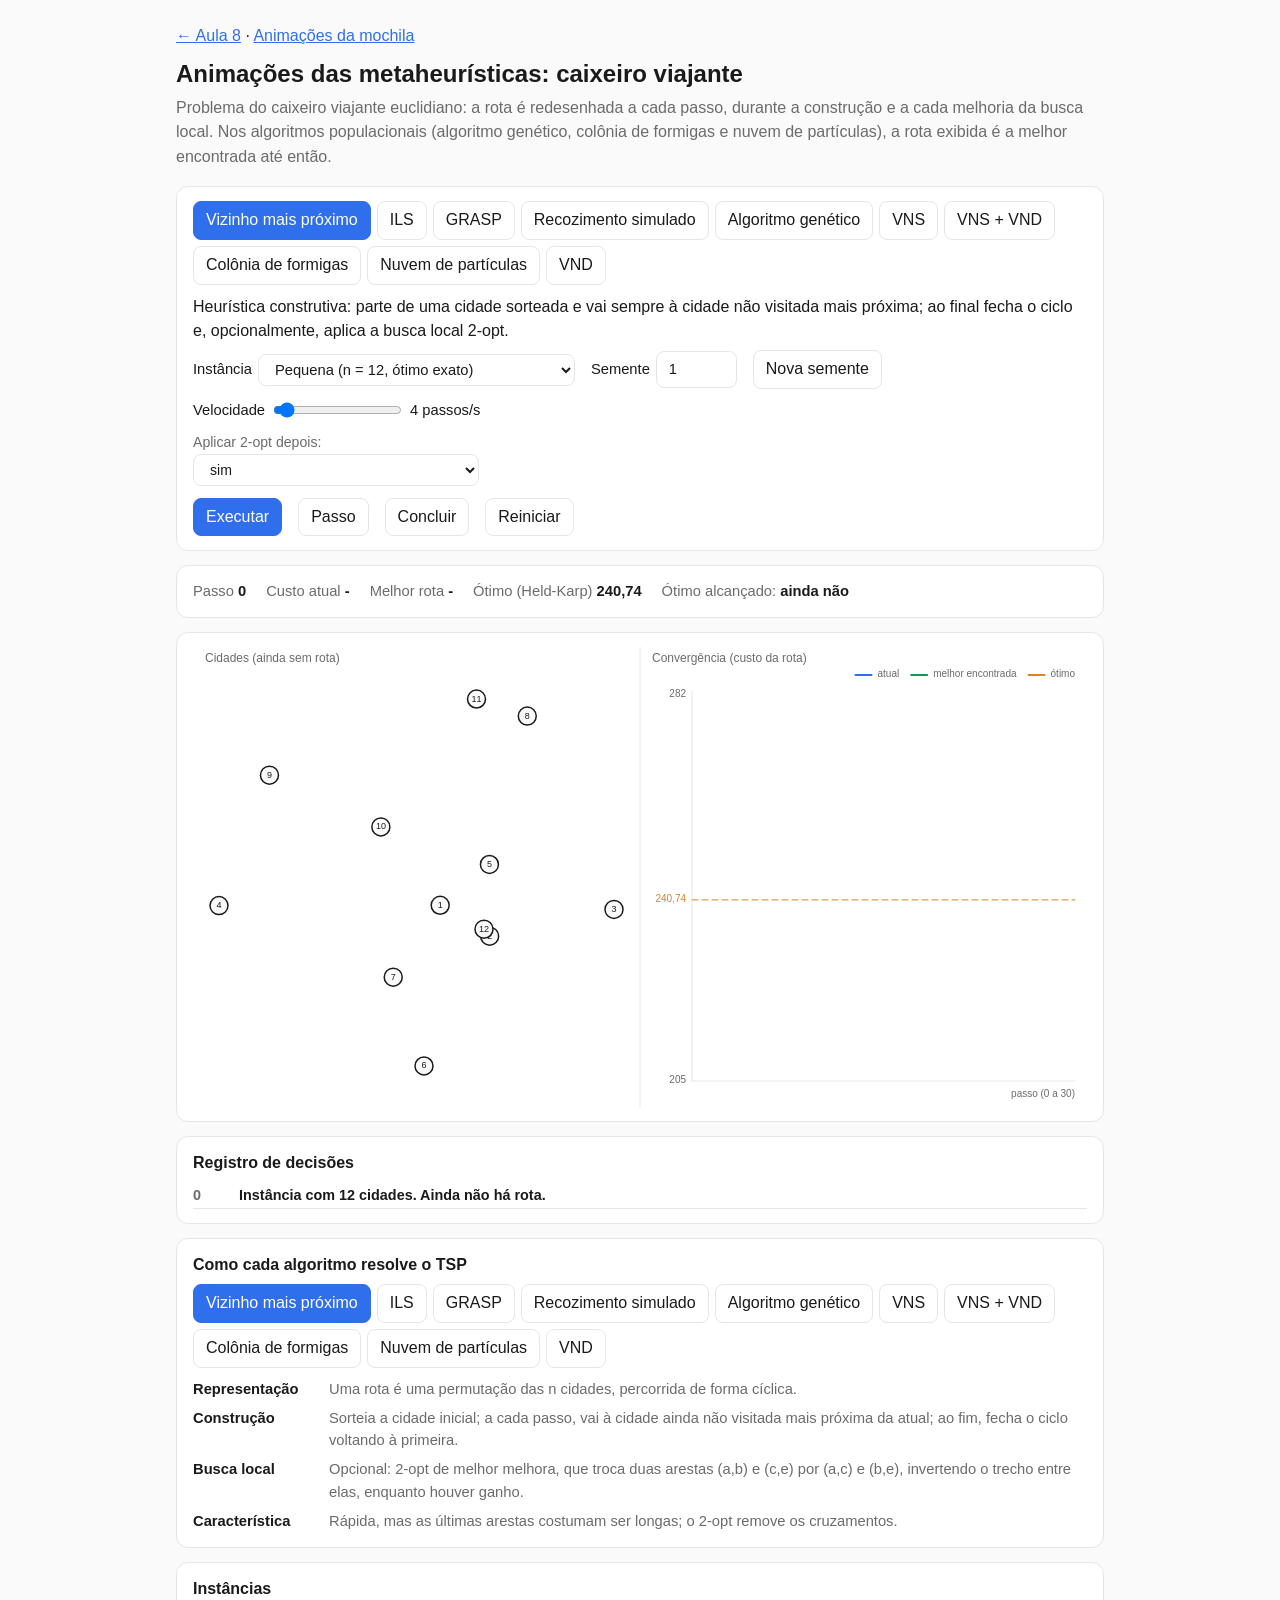
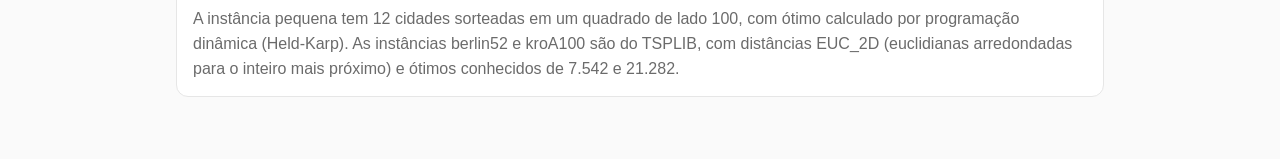
<file: content/aulas/08-metaheuristicas/animacoes-tsp/index.html>
<!doctype html>
<html lang="pt-BR">
<head>
<meta charset="utf-8">
<meta name="viewport" content="width=device-width, initial-scale=1">
<title>Animações das metaheurísticas (TSP) — Aula 8</title>
<style>
  :root {
    --bg:#fafafa; --surface:#ffffff; --text:#1a1a1a; --muted:#6b6b6b;
    --border:#e6e6e6; --accent:#2f6feb; --accent-soft:#eaf1fd;
    --good:#1a9850; --warn:#d9822b; --bad:#d73027;
    --radius:12px; --max-width:960px;
  }
  @media (prefers-color-scheme: dark) {
    :root {
      --bg:#121212; --surface:#1a1a1a; --text:#f0f0f0; --muted:#a0a0a0;
      --border:#2c2c2c; --accent:#6fa1f7; --accent-soft:#1c2a42;
      --good:#5ac18e; --warn:#f0a35e; --bad:#f06a5f;
    }
  }
  * { box-sizing: border-box; }
  body {
    margin:0; background:var(--bg); color:var(--text);
    font-family:-apple-system,BlinkMacSystemFont,"Segoe UI",Roboto,Helvetica,Arial,sans-serif;
    line-height:1.55;
  }
  main { max-width:var(--max-width); margin:0 auto; padding:24px 16px 48px; }
  a { color:var(--accent); }
  h1 { font-size:1.5rem; margin:.4rem 0 .2rem; }
  .lead { color:var(--muted); margin:0 0 1rem; }
  .card {
    background:var(--surface); border:1px solid var(--border);
    border-radius:var(--radius); padding:14px 16px; margin-bottom:14px;
  }
  .tabs { display:flex; flex-wrap:wrap; gap:6px; margin-bottom:10px; }
  button, select, input[type=number] {
    font:inherit; color:var(--text); background:var(--surface);
    border:1px solid var(--border); border-radius:8px; padding:6px 12px;
  }
  button { cursor:pointer; }
  button:hover { border-color:var(--accent); }
  button.tab[aria-selected=true] { background:var(--accent); color:#fff; border-color:var(--accent); }
  button.primary { background:var(--accent); color:#fff; border-color:var(--accent); }
  .desc { margin:0 0 6px; }
  .row { display:flex; flex-wrap:wrap; gap:10px 16px; align-items:center; }
  .row label { display:flex; align-items:center; gap:6px; font-size:.92rem; }
  .params { display:grid; grid-template-columns:repeat(auto-fill,minmax(230px,1fr)); gap:8px 18px; margin-top:10px; }
  .params label { display:flex; flex-direction:column; font-size:.88rem; color:var(--muted); }
  .params input[type=range] { width:100%; }
  .params output { color:var(--text); font-variant-numeric:tabular-nums; }
  .stats { display:flex; flex-wrap:wrap; gap:4px 20px; font-size:.92rem; font-variant-numeric:tabular-nums; }
  .stats b { color:var(--text); }
  .stats span { color:var(--muted); }
  .stats span.hit, .stats span.hit b { color:var(--good); }
  #holder { width:100%; }
  #holder canvas { display:block; }
  #log { max-height:200px; overflow:auto; margin:0; padding-left:0; list-style:none; font-size:.9rem; }
  #log li { padding:2px 0; border-bottom:1px solid var(--border); }
  #log li:first-child { font-weight:600; }
  #log .n { color:var(--muted); display:inline-block; min-width:3.2em; font-variant-numeric:tabular-nums; }
  .table { width:100%; border-collapse:collapse; font-size:.9rem; font-variant-numeric:tabular-nums; }
  .table th, .table td { text-align:right; padding:2px 8px; border-bottom:1px solid var(--border); }
  dl.exp { margin:0; display:grid; grid-template-columns:minmax(120px,max-content) 1fr; gap:6px 16px; font-size:.92rem; }
  dl.exp dt { font-weight:600; }
  dl.exp dd { margin:0; color:var(--muted); }
  @media (max-width:560px) { dl.exp { grid-template-columns:1fr; gap:0; } dl.exp dd { margin-bottom:8px; } }
  noscript { color:var(--bad); }
</style>
</head>
<body>
<main>
  <a href="../index.html">&larr; Aula 8</a> · <a href="../animacoes/index.html">Animações da mochila</a>
  <h1>Animações das metaheurísticas: caixeiro viajante</h1>
  <p class="lead">Problema do caixeiro viajante euclidiano: a rota é redesenhada a cada passo, durante a construção e a cada melhoria da busca local. Nos algoritmos populacionais (algoritmo genético, colônia de formigas e nuvem de partículas), a rota exibida é a melhor encontrada até então.</p>
  <noscript><p>Esta página requer JavaScript.</p></noscript>

  <section class="card">
    <div class="tabs" id="tabs" role="tablist"></div>
    <p class="desc" id="desc"></p>
    <div class="row">
      <label>Instância
        <select id="inst"></select>
      </label>
      <label>Semente
        <input type="number" id="seed" value="1" min="0" step="1" style="width:5.5em">
      </label>
      <button id="newseed" title="Sorteia uma nova semente">Nova semente</button>
      <label>Velocidade
        <input type="range" id="speed" min="1" max="60" value="4">
        <output id="speedout">4 passos/s</output>
      </label>
    </div>
    <div class="params" id="params"></div>
    <div class="row" style="margin-top:12px">
      <button class="primary" id="play">Executar</button>
      <button id="step">Passo</button>
      <button id="finish">Concluir</button>
      <button id="reset">Reiniciar</button>
    </div>
  </section>

  <section class="card">
    <div class="stats" id="stats"></div>
  </section>

  <section class="card"><div id="holder"></div></section>

  <section class="card">
    <h2 style="font-size:1rem;margin:0 0 6px">Registro de decisões</h2>
    <ol id="log"></ol>
  </section>

  <section class="card">
    <h2 style="font-size:1rem;margin:0 0 6px">Como cada algoritmo resolve o TSP</h2>
    <div class="tabs" id="exp-tabs" role="tablist"></div>
    <div id="exp-body"></div>
  </section>

  <section class="card">
    <h2 style="font-size:1rem;margin:0 0 6px">Instâncias</h2>
    <p style="margin:0;color:var(--muted)">A instância pequena tem 12 cidades sorteadas em um quadrado de lado 100, com ótimo calculado por programação dinâmica (Held-Karp). As instâncias berlin52 e kroA100 são do TSPLIB, com distâncias EUC_2D (euclidianas arredondadas para o inteiro mais próximo) e ótimos conhecidos de 7.542 e 21.282.</p>
  </section>
</main>
<script src="../animacoes/p5.min.js"></script>
<script src="tsp.js"></script>
</body>
</html>
</file>
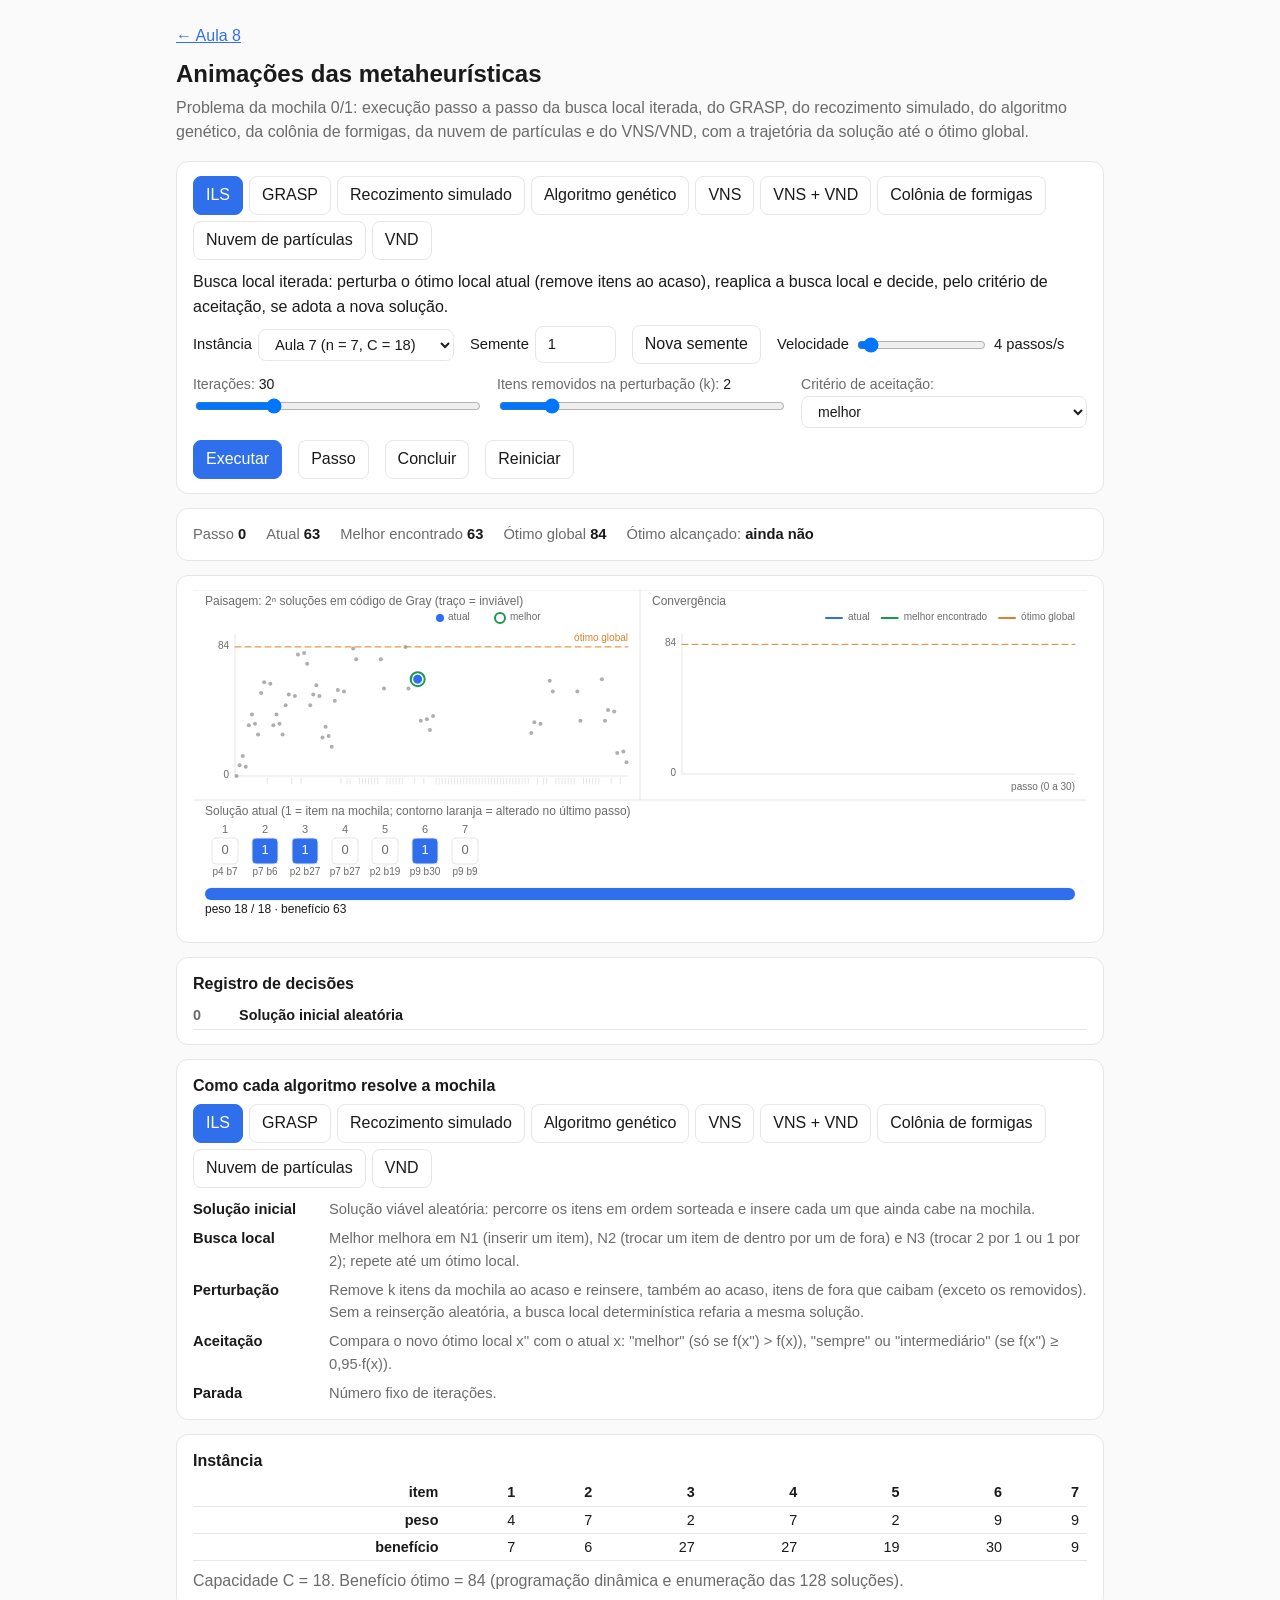
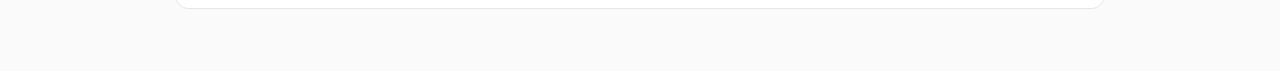
<file: content/aulas/08-metaheuristicas/animacoes/index.html>
<!doctype html>
<html lang="pt-BR">
<head>
<meta charset="utf-8">
<meta name="viewport" content="width=device-width, initial-scale=1">
<title>Animações das metaheurísticas — Aula 8</title>
<style>
  :root {
    --bg:#fafafa; --surface:#ffffff; --text:#1a1a1a; --muted:#6b6b6b;
    --border:#e6e6e6; --accent:#2f6feb; --accent-soft:#eaf1fd;
    --good:#1a9850; --warn:#d9822b; --bad:#d73027;
    --radius:12px; --max-width:960px;
  }
  @media (prefers-color-scheme: dark) {
    :root {
      --bg:#121212; --surface:#1a1a1a; --text:#f0f0f0; --muted:#a0a0a0;
      --border:#2c2c2c; --accent:#6fa1f7; --accent-soft:#1c2a42;
      --good:#5ac18e; --warn:#f0a35e; --bad:#f06a5f;
    }
  }
  * { box-sizing: border-box; }
  body {
    margin:0; background:var(--bg); color:var(--text);
    font-family:-apple-system,BlinkMacSystemFont,"Segoe UI",Roboto,Helvetica,Arial,sans-serif;
    line-height:1.55;
  }
  main { max-width:var(--max-width); margin:0 auto; padding:24px 16px 48px; }
  a { color:var(--accent); }
  h1 { font-size:1.5rem; margin:.4rem 0 .2rem; }
  .lead { color:var(--muted); margin:0 0 1rem; }
  .card {
    background:var(--surface); border:1px solid var(--border);
    border-radius:var(--radius); padding:14px 16px; margin-bottom:14px;
  }
  .tabs { display:flex; flex-wrap:wrap; gap:6px; margin-bottom:10px; }
  button, select, input[type=number] {
    font:inherit; color:var(--text); background:var(--surface);
    border:1px solid var(--border); border-radius:8px; padding:6px 12px;
  }
  button { cursor:pointer; }
  button:hover { border-color:var(--accent); }
  button.tab[aria-selected=true] { background:var(--accent); color:#fff; border-color:var(--accent); }
  button.primary { background:var(--accent); color:#fff; border-color:var(--accent); }
  .desc { margin:0 0 6px; }
  .row { display:flex; flex-wrap:wrap; gap:10px 16px; align-items:center; }
  .row label { display:flex; align-items:center; gap:6px; font-size:.92rem; }
  .params { display:grid; grid-template-columns:repeat(auto-fill,minmax(230px,1fr)); gap:8px 18px; margin-top:10px; }
  .params label { display:flex; flex-direction:column; font-size:.88rem; color:var(--muted); }
  .params input[type=range] { width:100%; }
  .params output { color:var(--text); font-variant-numeric:tabular-nums; }
  .stats { display:flex; flex-wrap:wrap; gap:4px 20px; font-size:.92rem; font-variant-numeric:tabular-nums; }
  .stats b { color:var(--text); }
  .stats span { color:var(--muted); }
  .stats span.hit, .stats span.hit b { color:var(--good); }
  #holder { width:100%; }
  #holder canvas { display:block; }
  #log { max-height:200px; overflow:auto; margin:0; padding-left:0; list-style:none; font-size:.9rem; }
  #log li { padding:2px 0; border-bottom:1px solid var(--border); }
  #log li:first-child { font-weight:600; }
  #log .n { color:var(--muted); display:inline-block; min-width:3.2em; font-variant-numeric:tabular-nums; }
  .table { width:100%; border-collapse:collapse; font-size:.9rem; font-variant-numeric:tabular-nums; }
  .table th, .table td { text-align:right; padding:2px 8px; border-bottom:1px solid var(--border); }
  dl.exp { margin:0; display:grid; grid-template-columns:minmax(120px,max-content) 1fr; gap:6px 16px; font-size:.92rem; }
  dl.exp dt { font-weight:600; }
  dl.exp dd { margin:0; color:var(--muted); }
  @media (max-width:560px) { dl.exp { grid-template-columns:1fr; gap:0; } dl.exp dd { margin-bottom:8px; } }
  noscript { color:var(--bad); }
</style>
</head>
<body>
<main>
  <a href="../index.html">&larr; Aula 8</a>
  <h1>Animações das metaheurísticas</h1>
  <p class="lead">Problema da mochila 0/1: execução passo a passo da busca local iterada, do GRASP, do recozimento simulado, do algoritmo genético, da colônia de formigas, da nuvem de partículas e do VNS/VND, com a trajetória da solução até o ótimo global.</p>
  <noscript><p>Esta página requer JavaScript.</p></noscript>

  <section class="card">
    <div class="tabs" id="tabs" role="tablist"></div>
    <p class="desc" id="desc"></p>
    <div class="row">
      <label>Instância
        <select id="inst"></select>
      </label>
      <label>Semente
        <input type="number" id="seed" value="1" min="0" step="1" style="width:5.5em">
      </label>
      <button id="newseed" title="Sorteia uma nova semente">Nova semente</button>
      <label>Velocidade
        <input type="range" id="speed" min="1" max="60" value="4">
        <output id="speedout">4 passos/s</output>
      </label>
    </div>
    <div class="params" id="params"></div>
    <div class="row" style="margin-top:12px">
      <button class="primary" id="play">Executar</button>
      <button id="step">Passo</button>
      <button id="finish">Concluir</button>
      <button id="reset">Reiniciar</button>
    </div>
  </section>

  <section class="card">
    <div class="stats" id="stats"></div>
  </section>

  <section class="card"><div id="holder"></div></section>

  <section class="card">
    <h2 style="font-size:1rem;margin:0 0 6px">Registro de decisões</h2>
    <ol id="log"></ol>
  </section>

  <section class="card">
    <h2 style="font-size:1rem;margin:0 0 6px">Como cada algoritmo resolve a mochila</h2>
    <div class="tabs" id="exp-tabs" role="tablist"></div>
    <div id="exp-body"></div>
  </section>

  <section class="card">
    <h2 style="font-size:1rem;margin:0 0 6px">Instância</h2>
    <div id="insttable" style="overflow-x:auto"></div>
  </section>
</main>
<script src="p5.min.js"></script>
<script src="animacoes.js"></script>
</body>
</html>
</file>
